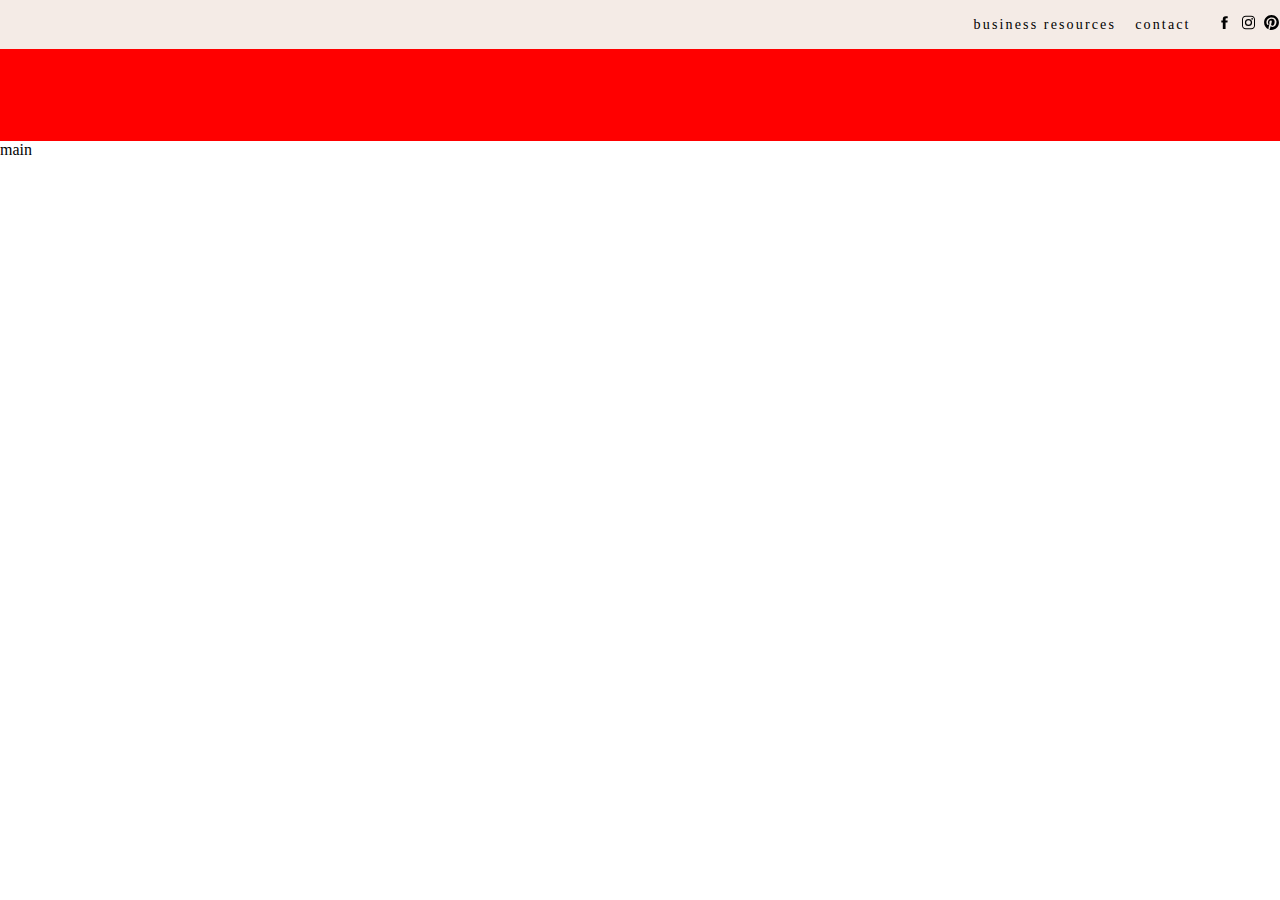
<file: 01_sugar_studios/index.html>
<!DOCTYPE html>
<html lang="ko">
  <head>
    <meta charset="UTF-8" />
    <meta http-equiv="X-UA-Compatible" content="IE=edge" />
    <meta name="viewport" content="width=device-width, initial-scale=1.0" />
    <title>Sugar Studios Custom Branding and Showit Website Design</title>
    <link rel="stylesheet" href="./index.css" />
    <script src="./index.js"></script>
    <style>
      @font-face {
        font-family: Quincy Regular Italic;
        src: url("//static.showit.co/file/4D1gtrqlT52H-J5TroorAg/72835/quincycf-regularitalic-webfont.woff");
      }
      @font-face {
        font-family: Quincy Regular;
        src: url("//static.showit.co/file/lSbdWH_qTMaUNLX3zh-T-w/72835/quincycf-regular-webfont.woff");
      }
      @import url("https://fonts.googleapis.com/css2?family=Open+Sans:wght@300&family=Ramaraja&display=swap");
    </style>
  </head>
  <body>
    <header>
      <section class="header__upper">
        <a href="#" class="header__upper__text1">business resources</a>
        <a href="#" class="header__upper__text2">contact</a>
        <a href="#" class="header__upper__iconfacebook">
          <svg
            xmlns="http://www.w3.org/2000/svg"
            viewBox="0 0 512 512"
            width="17"
            heigh="17"
          >
            <path
              d="M288 192v-38.1c0-17.2 3.8-25.9 30.5-25.9H352V64h-55.9c-68.5 0-91.1 31.4-91.1 85.3V192h-45v64h45v192h83V256h56.4l7.6-64h-64z"
            ></path>
          </svg>
        </a>
        <a href="#" class="header__upper__iconinstargram"
          ><svg
            xmlns="http://www.w3.org/2000/svg"
            viewBox="0 0 512 512"
            width="17"
            height="17"
          >
            <path
              d="M338,54.63H174c-62.72,0-114,51.32-114,114V343.33c0,62.72,51.32,114,114,114H338c62.72,0,114-51.32,114-114V168.67C452,105.94,400.68,54.63,338,54.63Zm83.91,288.71A84.24,84.24,0,0,1,338,427.24H174a84.24,84.24,0,0,1-83.91-83.91V168.67A84.24,84.24,0,0,1,174,84.76H338a84.24,84.24,0,0,1,83.91,83.91Z"
            ></path>
            <path
              d="M255.77,148.18A107.94,107.94,0,1,0,363.71,256.13,107.94,107.94,0,0,0,255.77,148.18Zm-.52,178.71a70.68,70.68,0,1,1,70.68-70.68A70.68,70.68,0,0,1,255.25,326.9Z"
            ></path>
            <circle cx="365.44" cy="146.5" r="25.56"></circle>
            <!--  -->
          </svg></a
        >
        <a href="#" class="header__upper__iconpinterest"
          ><svg
            xmlns="http://www.w3.org/2000/svg"
            viewBox="0 0 512 512"
            width="17"
            height="17"
          >
            <path
              d="M256 32C132.3 32 32 132.3 32 256c0 91.7 55.2 170.5 134.1 205.2-.6-15.6-.1-34.4 3.9-51.4 4.3-18.2 28.8-122.1 28.8-122.1s-7.2-14.3-7.2-35.4c0-33.2 19.2-58 43.2-58 20.4 0 30.2 15.3 30.2 33.6 0 20.5-13.1 51.1-19.8 79.5-5.6 23.8 11.9 43.1 35.4 43.1 42.4 0 71-54.5 71-119.1 0-49.1-33.1-85.8-93.2-85.8-67.9 0-110.3 50.7-110.3 107.3 0 19.5 5.8 33.3 14.8 43.9 4.1 4.9 4.7 6.9 3.2 12.5-1.1 4.1-3.5 14-4.6 18-1.5 5.7-6.1 7.7-11.2 5.6-31.3-12.8-45.9-47-45.9-85.6 0-63.6 53.7-139.9 160.1-139.9 85.5 0 141.8 61.9 141.8 128.3 0 87.9-48.9 153.5-120.9 153.5-24.2 0-46.9-13.1-54.7-27.9 0 0-13 51.6-15.8 61.6-4.7 17.3-14 34.5-22.5 48 20.1 5.9 41.4 9.2 63.5 9.2 123.7 0 224-100.3 224-224C480 132.3 379.7 32 256 32z"
            ></path>
            <!--  -->
          </svg></a
        >
      </section>
      <!-- <section class="header__under">
        <a href="#" class="header__under__menu">
          <div class="under__menu__icon">
            <svg xmlns="http://www.w3.org/2000/svg" viewBox="0 0 512 512" color="white">
              <path d="M80 304h352v16H80zM80 248h352v16H80zM80 192h352v16H80z"></path>
            </svg>
          </div>
        </a>
        <a href="#" class="header__under__logo"
          ><img
            src="https://static.showit.co/200/NcrOmU4pQbOFCSFd8YoObg/72835/sugarstudiosdesign-logo.jpg"
            alt="sugarstudiosdesign-logo"
        /></a>
        <a href="#" class="header__under__content1">SHOP</a>
        <a href="#" class="header__under__content2">BUSINESS TEMPLATES</a>
        <a href="#" class="header__under__content3">SOCIAL MEDIA TEMPLATES</a>
        <a href="#" class="header__under__content4">COURSES</a>
        <a href="#" class="header__under__content5">SHOWIT WEBSITES</a>
        <a href="#" class="header__under__blog">BLOG</a>
        <a href="#" class="header__under__freebies">FREEBIES</a> -->
      </section>
    </header>
    <article>
      <div>main</div>
    </article>
    
  </body>
</html>
</file>
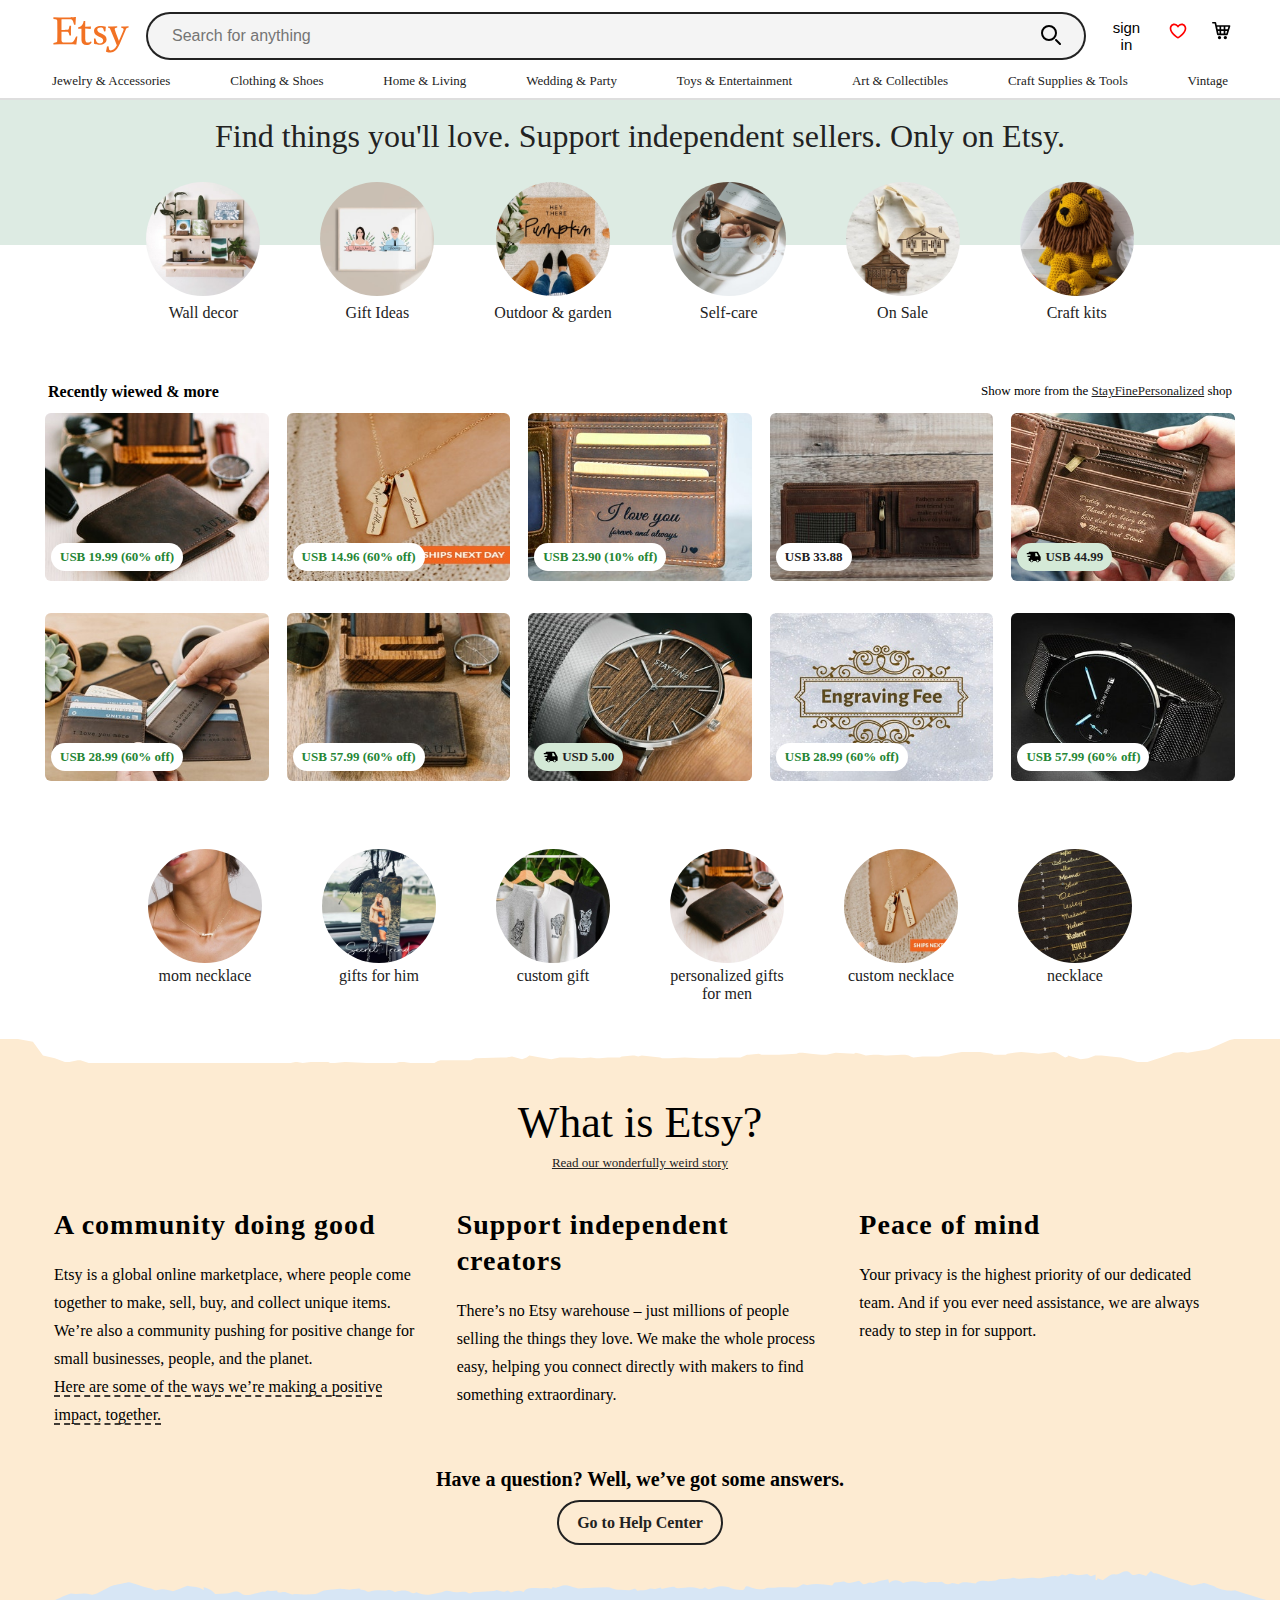
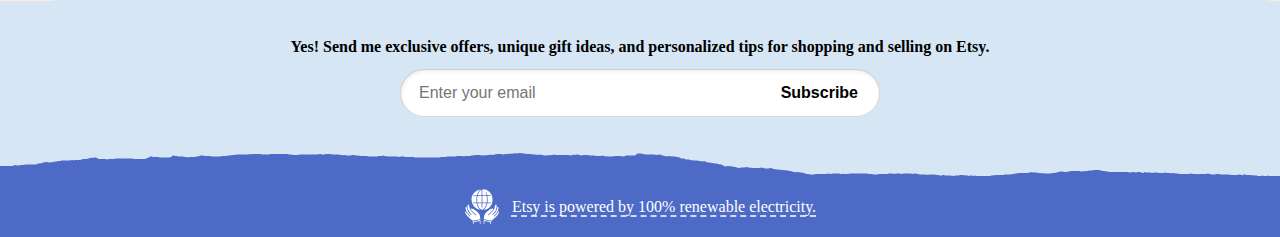
<file: 03_etsy/index.html>
<!DOCTYPE html>
<html lang="ko">
  <head>
    <meta charset="UTF-8" />
    <meta http-equiv="X-UA-Compatible" content="IE=edge" />
    <meta name="viewport" content="width=device-width, initial-scale=1.0" />
    <script defer src="./index.js"></script>
    <link rel="stylesheet" href="./index.css" />
    <link rel="stylesheet" href="./main.css" />
    <title>Etsy South Korea - Shop for handmade, vintage, custom, and unique gifts for everyone</title>
    <link rel="shortcut icon" href="./images/favicon.ico" />
    <!-- 0~639 / 640~899 / 900~1200-->
  </head>
  <body>
    <header>
      <div class="header__upper">
        <div class="header__logo"><img src="./images/logo.svg" alt="logo" /></div>
        <div class="header__search__box">
          <input type="text" placeholder="Search for anything" />
          <button><img src="./images/search.svg" alt="search" width="24" height="24" /></button>
        </div>
        <div class="header__btn__box">
          <button class="btn__box__singin">sign in</button>
          <a href="#" class="btn__box__favorites"><img src="./images/favorites.svg" alt="favorites" width="24" /></a>
          <a href="#" class="btn__box__cart"><img src="./images/cart.svg" alt="cart" width="24" /></a>
        </div>
      </div>
      <div class="header__under">
        <nav>
          <ul>
            <li><a href="#"> Jewelry & Accessories</a></li>
            <li><a href="#">Clothing & Shoes</a></li>
            <li><a href="#">Home & Living</a></li>
            <li><a href="#">Wedding & Party</a></li>
            <li><a href="#">Toys & Entertainment</a></li>
            <li><a href="#">Art & Collectibles</a></li>
            <li><a href="#">Craft Supplies & Tools</a></li>
            <li><a href="#">Vintage</a></li>
          </ul>
        </nav>
      </div>
      <div class="header__bar"></div>
    </header>
    <main>
      <section class="section1">
        <div class="section1__title">Find things you'll love. Support independent sellers. Only on Etsy.</div>
        <div class="section1__contents">
          <div class="section1__contents__item1">
            <img src="./images/wall_decor.jpg" alt="wall_decor" width="114px" class="scaleImage" />
            <span>Wall decor</span>
          </div>
          <div class="section1__contents__item2">
            <img src="./images/gift_ideas.jpg" alt="gift_ideas" width="114px" class="scaleImage" />
            <span>Gift Ideas</span>
          </div>
          <div class="section1__contents__item3">
            <img src="./images/outdoor.jpg" alt="outdoor" width="114px" class="scaleImage" />
            <span>Outdoor & garden</span>
          </div>
          <div class="section1__contents__item4">
            <img src="./images/self_care.jpg" alt="self_care" width="114px" class="scaleImage" />
            <span>Self-care</span>
          </div>
          <div class="section1__contents__item5">
            <img src="./images/on_sale.jpg" alt="on_sale" width="114px" class="scaleImage" />
            <span>On Sale</span>
          </div>
          <div class="section1__contents__item6">
            <img src="./images/craft_kits.jpg" alt="craft_kits" width="114px" class="scaleImage" />
            <span>Craft kits</span>
          </div>
        </div>
      </section>
      <section class="section2">
        <div class="section2__header">
          <h2>Recently wiewed & more</h2>
          <div>Show more from the <a href="#">StayFinePersonalized</a> shop</div>
        </div>
        <div class="section2__contents">
          <div class="section2__contents__upper">
            <a href="#" class="content">
              <div class="imgbox"><img src="./images/section2_item1.jpg" alt="section2_item1" /></div>
              <span>USB 19.99 (60% off)</span>
              <div class="favoritesBox"><img src="./images/favorites.svg" alt="favorites" /></div>
            </a>
            <a href="#" class="content">
              <div class="imgbox"><img src="./images/section2_item2.jpg" alt="section2_item2" /></div>
              <span>USB 14.96 (60% off)</span>
              <div class="favoritesBox"><img src="./images/favorites.svg" alt="favorites" /></div>
            </a>
            <a href="#" class="content">
              <div class="imgbox"><img src="./images/section2_item3.jpg" alt="section2_item3" /></div>
              <span>USB 23.90 (10% off)</span>
              <div class="favoritesBox"><img src="./images/favorites.svg" alt="favorites" /></div>
            </a>
            <a href="#" class="content">
              <div class="imgbox"><img src="./images/section2_item4.jpg" alt="section2_item4" /></div>
              <span class="nomal">USB 33.88</span>
              <div class="favoritesBox"><img src="./images/favorites.svg" alt="favorites" /></div>
            </a>
            <a href="#" class="content">
              <div class="imgbox"><img src="./images/section2_item5.jpg" alt="section2_item5" /></div>
              <span class="quick"><img src="./images/quick.svg" alt="quick" width="16px" />USB 44.99</span>
              <div class="favoritesBox"><img src="./images/favorites.svg" alt="favorites" /></div>
            </a>
          </div>
          <div class="section2__contents__under">
            <a href="#" class="content">
              <div class="imgbox"><img src="./images/section2_item6.jpg" alt="section2_item6" /></div>
              <span>USB 28.99 (60% off)</span>
              <div class="favoritesBox"><img src="./images/favorites.svg" alt="favorites" /></div>
            </a>
            <a href="#" class="content">
              <div class="imgbox"><img src="./images/section2_item7.jpg" alt="section2_item7" /></div>
              <span>USB 57.99 (60% off)</span>
              <div class="favoritesBox"><img src="./images/favorites.svg" alt="favorites" /></div>
            </a>
            <a href="#" class="content">
              <div class="imgbox"><img src="./images/section2_item8.jpg" alt="section2_item8" /></div>

              <span class="quick"><img src="./images/quick.svg" alt="quick" width="16px" />USD 5.00</span>

              <div class="favoritesBox"><img src="./images/favorites.svg" alt="favorites" /></div>
            </a>
            <a href="#" class="content">
              <div class="imgbox"><img src="./images/section2_item9.jpg" alt="section2_item9" /></div>
              <span>USB 28.99 (60% off)</span>
              <div class="favoritesBox"><img src="./images/favorites.svg" alt="favorites" /></div>
            </a>
            <a href="#" class="content">
              <div class="imgbox"><img src="./images/section2_item10.jpg" alt="section2_item10" /></div>
              <span>USB 57.99 (60% off)</span>
              <div class="favoritesBox"><img src="./images/favorites.svg" alt="favorites" /></div>
            </a>
          </div>
        </div>
      </section>
      <section class="section3">
        <ul class="section3__contents">
          <li>
            <a href="#">
              <div class="section3__contents__item1">
                <div class="section3_imgbox">
                  <img src="./images/section3_item1.jpg" alt="mom necklace" />
                </div>
                <span>mom necklace</span>
              </div>
            </a>
          </li>
          <li>
            <a href="#">
              <div class="section3__contents__item2">
                <div class="section3_imgbox">
                  <img src="./images/section3_item2.jpg" alt="gifts for him" />
                </div>
                <span>gifts for him</span>
              </div>
            </a>
          </li>
          <li>
            <a href="#">
              <div class="section3__contents__item3">
                <div class="section3_imgbox">
                  <img src="./images/section3_item3.jpg" alt="custom gift" />
                </div>
                <span>custom gift</span>
              </div>
            </a>
          </li>
          <li>
            <a href="#">
              <div class="section3__contents__item4">
                <div class="section3_imgbox">
                  <img src="./images/section3_item4.jpg" alt="personalized gifts for men" />
                </div>
                <span>personalized gifts for men</span>
              </div>
            </a>
          </li>
          <li>
            <a href="#">
              <div class="section3__contents__item5">
                <div class="section3_imgbox">
                  <img src="./images/section3_item5.jpg" alt="custom necklace" />
                </div>
                <span>custom necklace</span>
              </div>
            </a>
          </li>
          <li>
            <a href="#">
              <div class="section3__contents__item6">
                <div class="section3_imgbox">
                  <img src="./images/section3_item6.jpg" alt="necklace" />
                </div>
                <span>necklace</span>
              </div>
            </a>
          </li>
        </ul>
      </section>
      <section class="section4"></section>
      <section class="section5">
        <img src="./images/section5_up.svg" alt="section5_upimg" />
        <div class="section5__contents">
          <h2>What is Etsy?</h2>
          <a class="story" href="#">Read our wonderfully weird story</a>
          <div class="section5__contents__texts">
            <div class="text">
              <h3>A community doing good</h3>
              <p>
                Etsy is a global online marketplace, where people come together to make, sell, buy, and collect unique items. We’re also a community pushing for positive
                change for small businesses, people, and the planet.
              </p>
              <span>Here are some of the ways we’re making a positive impact, together.</span>
            </div>
            <div class="text">
              <h3>Support independent creators</h3>
              <p>
                There’s no Etsy warehouse – just millions of people selling the things they love. We make the whole process easy, helping you connect directly with makers
                to find something extraordinary.
              </p>
            </div>
            <div class="text">
              <h3>Peace of mind</h3>
              <p>Your privacy is the highest priority of our dedicated team. And if you ever need assistance, we are always ready to step in for support.</p>
            </div>
          </div>
          <h4>Have a question? Well, we’ve got some answers.</h4>
          <a class="help" href="https://www.etsy.com/help?ref=hp_what_is_etsy_help_center">Go to Help Center</a>
        </div>
        <div class="section5_down"><img src="./images/section5_down.svg" alt="section5_down" /></div>
      </section>
      <section class="section6">
        <div class="section6_contents">
          <div class="section6_content1"><p>Yes! Send me exclusive offers, unique gift ideas, and personalized tips for shopping and selling on Etsy.</p></div>
          <div class="section6_content2"><input type="text" placeholder="Enter your email" /><button>Subscribe</button></div>
        </div>
        <div class="section6_down"><img src="./images/section6_down.svg" alt="section6_down" /></div>
      </section>
      <section class="section7">
        <div class="section7__contents">
          <img src="./images/section7_img.svg" alt="section7_img" width="36px" />
          <div class="section7_content">Etsy is powered by 100% renewable electricity.</div>
        </div>
      </section>
    </main>
  </body>
</html>
</file>
<file: 01_sugar_studios/index.css>
* {
  margin: 0;
  padding: 0;
  box-sizing: border-box;
}

:root {
  /* color */
  --color-white: #ffffff;
  --color-base: #f4ebe6;
  --color-button: #b68040;
  --color-black: #000000;
  --color-underbar: #f6eeec;

  /* size */
  --size-font-menu: 16px;

  /* font */
  --font-italic: "Quincy Regular Italic";
}

body {
}
a {
  text-decoration: none;
  color: var(--color-black);
}

header {
  width: 100%;
  height: 11vw;
  background-color: red;
}

.header__upper {
  width: 100%;
  height: 35%;
  background-color: var(--color-base);
  display: flex;
  justify-content: end;
  align-items: center;
}

.header__upper__box {
  width: 500px;
}

.header__upper__text1,
.header__upper__text2 {
  font-family: var(--font-italic);
  /* font-size: var(--size-font-menu); */
  font-size: 1.1vw;
  margin-right: 1.5%;
  letter-spacing: 0.15em;
}

.header__upper__iconfacebook,
.header__upper__iconinstargram,
.header__upper__iconpinterest {
  margin-left: 0.5%;
}

/* 

















*/
.header__under {
  display: flex;
  align-items: center;
  border-bottom: 1px solid var(--color-underbar);
  height: 65%;
}

.under__menu__icon {
  width: 88px;
  height: 88px;
  background-color: var(--color-button);
  fill: var(--color-white);
  padding: 8px;
}

.header__under__content1 {
  font-family: var("Quincy Regular");
  color: var(--color-button);
}

.header__under__content2,
.header__under__content3,
.header__under__content4,
.header__under__content5,
.header__under__blog,
.header__under__freebies {
  font-family: "Ramaraja", serif;
  font-size: var(--size-font-menu);
}
</file>
<file: 03_etsy/index.css>
* {
  margin: 0;
  padding: 0;
  box-sizing: border-box;
}

body {
  transform-origin: left top;
  transform: scale(1);
}
header {
  display: flex;
  flex-direction: column;
  align-items: center;
}

.header__upper {
  width: 100%;
  max-width: 1400px;
  height: 72px;
  padding: 12px 36px;
  display: flex;
  align-items: center;
  justify-content: space-between;
}

.header__search__box {
  width: 100%;
  max-width: 1000px;
  height: 100%;
  display: flex;
  align-items: center;
  margin-right: 10px;
}

.header__search__box > input {
  width: 100%;
  height: 100%;
  padding-left: 24px;
  font-size: 16px;
  color: #222222;
  border: 2px solid #222222;
  border-top-left-radius: 96px;
  border-bottom-left-radius: 96px;
  border-right: 0;
  background-color: #f4f4f4;
  outline: none;
}

.header__search__box > button {
  height: 100%;
  border: 2px solid #222222;
  border-top-right-radius: 96px;
  border-bottom-right-radius: 96px;
  border-left: 0;
  padding-right: 21px;
  padding-left: 15px;
  vertical-align: bottom;
  transition: 0.2s;
  background-color: #f4f4f4;
  margin-left: auto;
}

.header__search__box > button:hover {
  cursor: pointer;
  background-color: #e5e5e5;
}
a {
  text-decoration: none;
  color: #222222;
}

.header__btn__box {
  display: flex;
  /* align-items: center; */
}

.header__btn__box img {
  width: 100%;
  height: 100%;
}

.btn__box__singin {
  background-color: transparent;
  border: none;
  font-size: 15px;
}

.btn__box__singin,
.btn__box__favorites,
.btn__box__cart {
  padding: 12px;
  transition: 0.2s ease-out;
  display: block;
}

.btn__box__favorites,
.btn__box__cart {
  width: 48px;
  height: 48px;
}
.btn__box__singin:hover,
.btn__box__favorites:hover,
.btn__box__cart:hover {
  background-color: #efefef;
  border-radius: 24px;
  cursor: pointer;
}

.header__under {
  width: 100%;
  max-width: 1400px;
  padding: 0px 52px 8px 52px;
}

nav ul {
  display: flex;
  justify-content: space-between;
}

nav ul li {
  list-style: none;
  font-size: 13px;
  line-height: 18px;
  color: #222222;
}

.header__bar {
  width: 100vw;
  transition: 300ms cubic-bezier(0.54, 0, 0.54, 1);
  bottom: 0;
  border-bottom: 2px solid rgba(34, 34, 34, 0.15);
}

@media screen and (min-width: 0px) and (max-width: 900px) {
  .header__under {
    display: none;
  }
  .header__upper {
  }
  .header__search__box {
  }
}
</file>
<file: 03_etsy/main.css>
* {
  margin: 0;
  padding: 0;
  box-sizing: border-box;
}

:root {
  /* color */
  --color-black: #222222;

  --color-white: #ffffff;
  --color-base: #f4ebe6;
  --color-button: #b68040;
  --color-underbar: #f6eeec;
  --color-background1: #d4e9d7;

  /* size */
  --size-font-maintitle: 32px;
  --size-font-maintitle_m: 26px;
  --size-font-maintitle_s: 20px;
  --size-font-subtitle: 28px;
  --size-font-text: 16px;
  --size-font-text_m: 13px;
  --size-font-text_s: 13px;
}

main {
  display: flex;
  flex-direction: column;
  align-items: center;
}

/* section1 */
.section1 {
  width: 100%;
  background: linear-gradient(#ddebe3 60%, transparent 40%);
  display: flex;
  flex-direction: column;
  align-items: center;
  margin-bottom: 42px;
}

.section1__title {
  font-size: var(--size-font-maintitle);
  color: var(--color-black);
  padding: 18px;
  text-align: center;
}

.section1__contents {
  display: flex;
  justify-content: center;
}

.section1__contents img {
  border-radius: 50%;
  transition: 0.3s;
  margin-bottom: 8px;
}

.section1__contents > div {
  display: flex;
  flex-direction: column;
  align-items: center;
}

.section1__contents span {
  font-size: var(--size-font-text);
  color: var(--color-black);
  text-align: center;
  padding-bottom: 8px;
  border-bottom: 2px solid transparent;
}

.section1__contents > div:hover span {
  font-size: var(--size-font-text);
  color: #737373;
  text-align: center;
  border-bottom: 2px solid #595959;
  cursor: pointer;
}

.section1__contents > div:hover img {
  transform: scale(1.1);
  box-shadow: 0 17px 20px -18px rgba(0, 0, 0, 0.5);
  cursor: pointer;
}

.section1__contents > div {
  padding: 9px 30px;
}

/* section2 */
.section2 {
  width: 100%;
  max-width: 1400px;
}

.section2 > .section2__header {
  display: flex;
  justify-content: space-between;
  text-align: center;
  margin: 0px 0px 12px;
  padding: 0px 48px;
}
.section2 > .section2__header > h2 {
  font-size: var(--size-font-text);
}
.section2 > .section2__header > div {
  font-size: var(--size-font-text_m);
}
.section2 > .section2__header > div > a {
  text-decoration: underline;
}

.section2 > .section2__contents {
  display: flex;
  flex-direction: column;
  padding: 0px 36px;
}
.section2 > .section2__contents > div {
  display: flex;
  flex-direction: row;
  justify-content: space-evenly;
  margin-bottom: 32px;
  height: 100%;
}

.section2 > .section2__contents > div > .content {
  padding: 0px 9px;
  border-radius: 6px;
  position: relative;
  width: 20%;
}

.section2 > .section2__contents > div > .content > .imgbox {
  width: 100%;
  height: 100%;
  max-width: 246px;
  max-height: 168px;
}

.section2 > .section2__contents > div > .content > .imgbox > img {
  width: 100%;
  height: 100%;
  border-radius: 6px;
  transition: 0.3s;
}
.section2 > .section2__contents > div > .content > .imgbox > img:hover {
  box-shadow: 1px 1px 5px 2px rgba(0, 0, 0, 0.5);
}

.section2 > .section2__contents > div > .content > span {
  font-size: var(--size-font-text_m);
  color: #258635;
  border-radius: 25%;
  margin-left: 6px;
  font-weight: bold;

  background-color: var(--color-white);
  border-radius: 15px;
  padding: 6px 9px;
  position: absolute;
  bottom: 10px;

  max-width: 75%;
  display: inline-block;
  text-overflow: ellipsis;
  white-space: nowrap;
  overflow: hidden;
}

.section2 > .section2__contents > div > .content > span > img {
  float: left;
  margin-right: 3px;
}

.section2 > .section2__contents > div > .content > .nomal {
  color: var(--color-black);
}

.section2 > .section2__contents > div > .content > .quick {
  background-color: var(--color-background1);
  color: var(--color-black);
}

.section2 > .section2__contents > div > .content:hover .favoritesBox {
  transform: translateY(-10px);
  opacity: 1;
}

.section2 .favoritesBox {
  opacity: 0;
  transition: 0.5s;
  position: absolute;
  top: 20px;
  right: 20px;
}

.section2 .favoritesBox > img {
  width: 32px;
  background-color: white;
  border-radius: 50%;
  padding: 6px;
  border: 1px solid var(--color-black);
  border: 1px solid gray;
}

.section2 .favoritesBox > img:hover {
  border: 1px solid white;
}

.section2 .favoritesBox > img:active {
  fill: red;
  color: #258635;
  background-color: #595959;
}

/* section3 */
.section3 {
  width: 100%;
  max-width: 1400px;
  display: flex;
  justify-content: center;
  padding: 36px;
}
.section3 > .section3__contents {
  display: flex;
  justify-content: space-between;
  max-width: 984px;
  width: 100%;
}

.section3 > .section3__contents > li {
  list-style: none;
}

.section3 > .section3__contents > li > a > div {
  display: flex;
  flex-direction: column;
  align-items: center;
  width: 114px;
}
.section3 > .section3__contents > li > a > div > .section3_imgbox {
  width: 100%;
}

.section3 > .section3__contents > li > a > div > .section3_imgbox > img {
  width: 100%;
  height: 100%;
  border-radius: 50%;
  transition: 0.3s;
}

.section3 > .section3__contents > li > a > div > span {
  /* display: inline-block; */
  text-align: center;
}

.section3 > .section3__contents > li > a:hover span {
  font-size: var(--size-font-text);
  color: #737373;
  text-align: center;
  border-bottom: 2px solid #595959;
}

.section3 > .section3__contents > li > a:hover img {
  transform: scale(1.1);
  box-shadow: 0 17px 20px -18px rgba(0, 0, 0, 0.5);
}

/* section5 */
.section5 {
  display: flex;
  flex-direction: column;
  align-items: center;
  background-color: #fdebd2;
  width: 100%;
  text-align: center;
}

.section5 > img {
  width: 100%;
  height: 24px;
}

.section5 > .section5__contents {
  padding: 36px 54px;
}

.section5 > .section5__contents > h2 {
  margin-bottom: 6px;
  font-size: 44px;
  line-height: 48px;
  font-weight: 400;
}

.section5 > .section5__contents > .story {
  font-size: var(--size-font-text_m);
  text-decoration: underline;
  transition: 200ms ease-out;
  cursor: pointer;
}

.section5 > .section5__contents > .story:hover {
  color: gray;
}

.section5 > .section5__contents > .section5__contents__texts {
  display: flex;
  flex-direction: row;
  padding: 36px 0px;
}

.section5 > .section5__contents > .section5__contents__texts > div {
  flex: 1 1;
  text-align: left;
}
.section5 > .section5__contents > .section5__contents__texts > div:nth-child(2) {
  margin: 0px 36px;
}

.section5 > .section5__contents > .section5__contents__texts > div > h3 {
  font-size: var(--size-font-subtitle);
  margin-bottom: 18px;
  line-height: 36px;
  letter-spacing: 1px;
}
.section5 > .section5__contents > .section5__contents__texts > div > p {
  font-size: 16px;
  line-height: 28px;
}

.section5 > .section5__contents > .section5__contents__texts > div > span {
  cursor: help;
  font-size: var(--size-font-text);
  line-height: 28px;
  text-decoration: underline;
  text-decoration-style: dashed;
  text-underline-position: under;
}
.section5 > .section5__contents > h4 {
  font-size: var(--size-font-maintitle_s);
  line-height: 28px;
  margin-bottom: 18px;
}
.section5 > .section5__contents > .help {
  font-size: var(--size-font-text);
  border: 2px solid var(--color-black);
  border-radius: 24px;
  font-weight: bold;
  line-height: 1.5;
  min-height: 48px;
  min-width: 48px;
  padding: 12px 18px;
  text-decoration: none;
  transition: 0.2s;
}

.section5 > .section5__contents > .help:hover {
  transform: scale(1.2);

  box-shadow: 1px 1px 27px 1px rgba(0, 0, 0, 0.5);
}
.section5 > .section5_down {
  max-width: 1400px;
  width: 100%;
  height: 30px;
  /* overflow: hidden; */
  /* background-color: #fdebd2; */
}

.section5 > .section5_down > img {
  width: auto;
  height: 30px;
  /* object-fit: fill; */
}

/* section6 */
.section6 {
  width: 100%;
  display: flex;
  flex-direction: column;
  align-items: center;
  background-color: #d7e6f5;
  padding-top: 36px;
}

.section6 > .section6_contents {
  padding-bottom: 36px;
  padding-left: 24px;
  padding-right: 24px;
}
.section6 > .section6_contents > .section6_content1 {
  line-height: 20px;
  font-size: var(--size-font-text);
  font-weight: 600;
  margin-bottom: 12px;
  text-align: center;
}

.section6 > .section6_contents > .section6_content2 {
  max-width: 480px;
  margin: 0 auto;
  height: 48px;

  display: flex;
  flex-direction: row;
  justify-content: center;
  background-color: var(--color-white);
  border-radius: 96px;
  box-shadow: 1px 2px 4px 0 rgb(34 34 34 / 10%) inset;
}

.section6 > .section6_contents > .section6_content2 > input {
  padding-left: 18px;
  border-top-left-radius: 96px;
  border-bottom-left-radius: 96px;
  border-top-right-radius: 0;
  border-bottom-right-radius: 0;
  border-right: 0;
  box-shadow: none;
  background: transparent;
  flex: 1;

  font-size: var(--size-font-text);
  line-height: 28px;

  border: 1px solid rgba(34, 34, 34, 0.15);
  border-right: none;

  outline: none;
  padding: 9px 12px 9px 18px;
  width: 100%;
  min-width: 0;
}

.section6 > .section6_contents > .section6_content2 > button {
  background-color: transparent;
  cursor: pointer;
  text-align: left;
  outline: none;
  text-decoration: none;
  padding: 12px 21px 12px 15px;
  font-weight: bold;
  font-size: var(--size-font-text);
  border-top-left-radius: 0;
  border-bottom-left-radius: 0;
  border-top-right-radius: 96px;
  border-bottom-right-radius: 96px;
  border: 1px solid rgba(34, 34, 34, 0.15);
  border-left: 0;
  transition: all 200ms ease-out;
}

.section6 > .section6_contents > .section6_content2 > button:hover {
  background-color: rgba(34, 34, 34, 0.05);
}

.section6 > .section6_down {
  width: 100%;
  height: 24px;
}

.section6 > .section6_down > img {
  width: 100%;
  height: 24px;
  transform: rotate(180deg);
}

/* section7 */

.section7 {
  width: 100%;
  background: #4d6bc6;
}

.section7 > .section7__contents {
  display: flex;
  flex-direction: row;
  justify-content: center;
  align-items: center;
  padding: 12px 0px;
  cursor: help;
}

.section7 > .section7__contents > .section7_content {
  color: var(--color-white);
  padding-left: 12px;
  font-size: var(--size-font-text);
  text-underline-position: under;
  text-decoration: underline;
  text-decoration-style: dashed;
  text-align: center;
}

@media screen and (min-width: 900px) and (max-width: 1200px) {
  .section1__contents {
    width: 100%;
    justify-content: space-between;
    padding: 0px 36px;
  }
  .section1__contents > div {
    padding: 9px 0px;
  }
}

@media screen and (min-width: 640px) and (max-width: 900px) {
  .section1__title {
    font-size: var(--size-font-maintitle_m);
  }

  .section1__contents img {
    width: 84px;
  }
  .section1__contents {
    width: 100%;
    justify-content: space-between;
    padding: 0px 24px;
  }
  .section1__contents > div {
    padding: 9px 0px;
  }
  .section1__contents span {
    font-size: var(--size-font-text_m);
  }
  .section1__contents > div:hover span {
    font-size: var(--size-font-text_m);
  }

  /* section2 */

  .section2 > .section2__contents > div > .content {
    width: 25%;
  }

  .section2 > .section2__contents > div > a:nth-child(5n) {
    display: none;
  }

  /* section3 */
  .section3 {
    padding: 0;
  }
  .section3 > .section3__contents {
    justify-content: center;
  }

  .section3 > .section3__contents > li:nth-child(n + 4):nth-child(-n + 5) {
    display: none;
  }
  .section3 > .section3__contents > li > a > div {
    width: 94px;
    margin: 0px 30px;
  }
  .section3 > .section3__contents > li > a > div > span {
    font-size: var(--size-font-text_m);
  }
}

@media screen and (min-width: 369px) and (max-width: 640px) {
  .section1 {
    background: linear-gradient(#ddebe3 80%, transparent 20%);
  }
  .section1__title {
    font-size: var(--size-font-maintitle_s);
  }

  .section1__contents img {
    width: 96px;
  }
  .section1__contents {
    width: 100%;
    flex-wrap: wrap;
    justify-content: space-between;
    padding: 6px 6px 0px 6px;
  }
  .section1__contents > div {
    padding: 9px 0px;
    width: 30vw;
  }
  .section1__contents span {
    font-size: var(--size-font-text_m);
  }
  .section1__contents > div:hover span {
    font-size: var(--size-font-text_m);
  }

  /* section2 */
  .section2 > .section2__header {
    display: flex;
    flex-direction: column;
    align-items: center;
    padding: 0px 24px;
  }

  .section2 > .section2__contents {
    padding: 0;
  }

  .section2 > .section2__contents > div {
    display: flex;
    flex-direction: row;
    flex-wrap: wrap;
    margin: 0;
  }
  .section2 > .section2__contents > div > .content {
    padding: 0px 6px 6px 6px;
    border-radius: 0;
    position: relative;
    width: 50%;
  }
  .section2 > .section2__contents > div > .content > .imgbox {
    width: 100%;
    height: 100%;
    max-width: 100%;
    max-height: 205px;
  }

  .section2 > .section2__contents > div > .content > .imgbox > img {
    border-radius: 0;
  }

  .section2 > .section2__contents > div > a:nth-child(5n) {
    display: none;
  }

  /* section3 */
  .section3 {
    padding: 0px 12px;
    margin: 30px 0px;
  }
  .section3 > .section3__contents {
    justify-content: space-between;
  }

  .section3 > .section3__contents > li:nth-child(n + 4):nth-child(-n + 5) {
    display: none;
  }

  .section3 > .section3__contents > li > a > div {
    width: 54px;
    align-items: center;
    margin: 6px 15px 12px;
  }
  .section3 > .section3__contents > li > a > div > span {
    font-size: var(--size-font-text_m);
  }
  /* section7 */
  .section7 > .section7__contents {
    flex-direction: column;
  }
}

@media screen and (min-width: 0px) and (max-width: 368px) {
  .section1 {
    background: linear-gradient(#ddebe3 85%, transparent 5%);
  }
  .section1__title {
    font-size: var(--size-font-maintitle_s);
  }

  .section1__contents img {
    width: 25vw;
  }
  .section1__contents {
    width: 100%;
    flex-wrap: wrap;
    justify-content: space-between;
    padding: 6px 6px 0px 6px;
  }
  .section1__contents > div {
    padding: 9px 0px;
    width: 30vw;
  }
  .section1__contents span {
    font-size: var(--size-font-text_m);
  }
  .section1__contents > div:hover span {
    font-size: var(--size-font-text_m);
  }

  /* section2 */
  .section2 > .section2__header {
    display: flex;
    flex-direction: column;
    align-items: center;
    padding: 0px 24px;
  }

  .section2 > .section2__contents {
    padding: 0;
  }

  .section2 > .section2__contents > div {
    display: flex;
    flex-direction: row;
    flex-wrap: wrap;
    margin: 0;
  }
  .section2 > .section2__contents > div > .content {
    padding: 0px 6px 6px 6px;
    border-radius: 0;
    position: relative;
    width: 50%;
  }
  .section2 > .section2__contents > div > .content > .imgbox {
    width: 100%;
    height: 100%;
    max-width: 100%;
    max-height: 205px;
  }

  .section2 > .section2__contents > div > .content > .imgbox > img {
    border-radius: 0;
  }

  .section2 > .section2__contents > div > a:nth-child(5n) {
    display: none;
  }
  /* section3 */
  .section3 {
    padding: 0px 12px;
    margin: 30px 0px;
    overflow-x: auto;
  }
  .section3 > .section3__contents {
    justify-content: space-between;
  }

  .section3 > .section3__contents > li:nth-child(n + 4):nth-child(-n + 5) {
    display: none;
  }

  .section3 > .section3__contents > li > a > div {
    /* width: 54px; */
    width: 15vw;
    align-items: center;
    margin: 6px 15px 12px;
  }
  .section3 > .section3__contents > li > a > div > span {
    font-size: var(--size-font-text_m);
  }
  /* section7 */
  .section7 > .section7__contents {
    flex-direction: column;
  }
}
</file>
